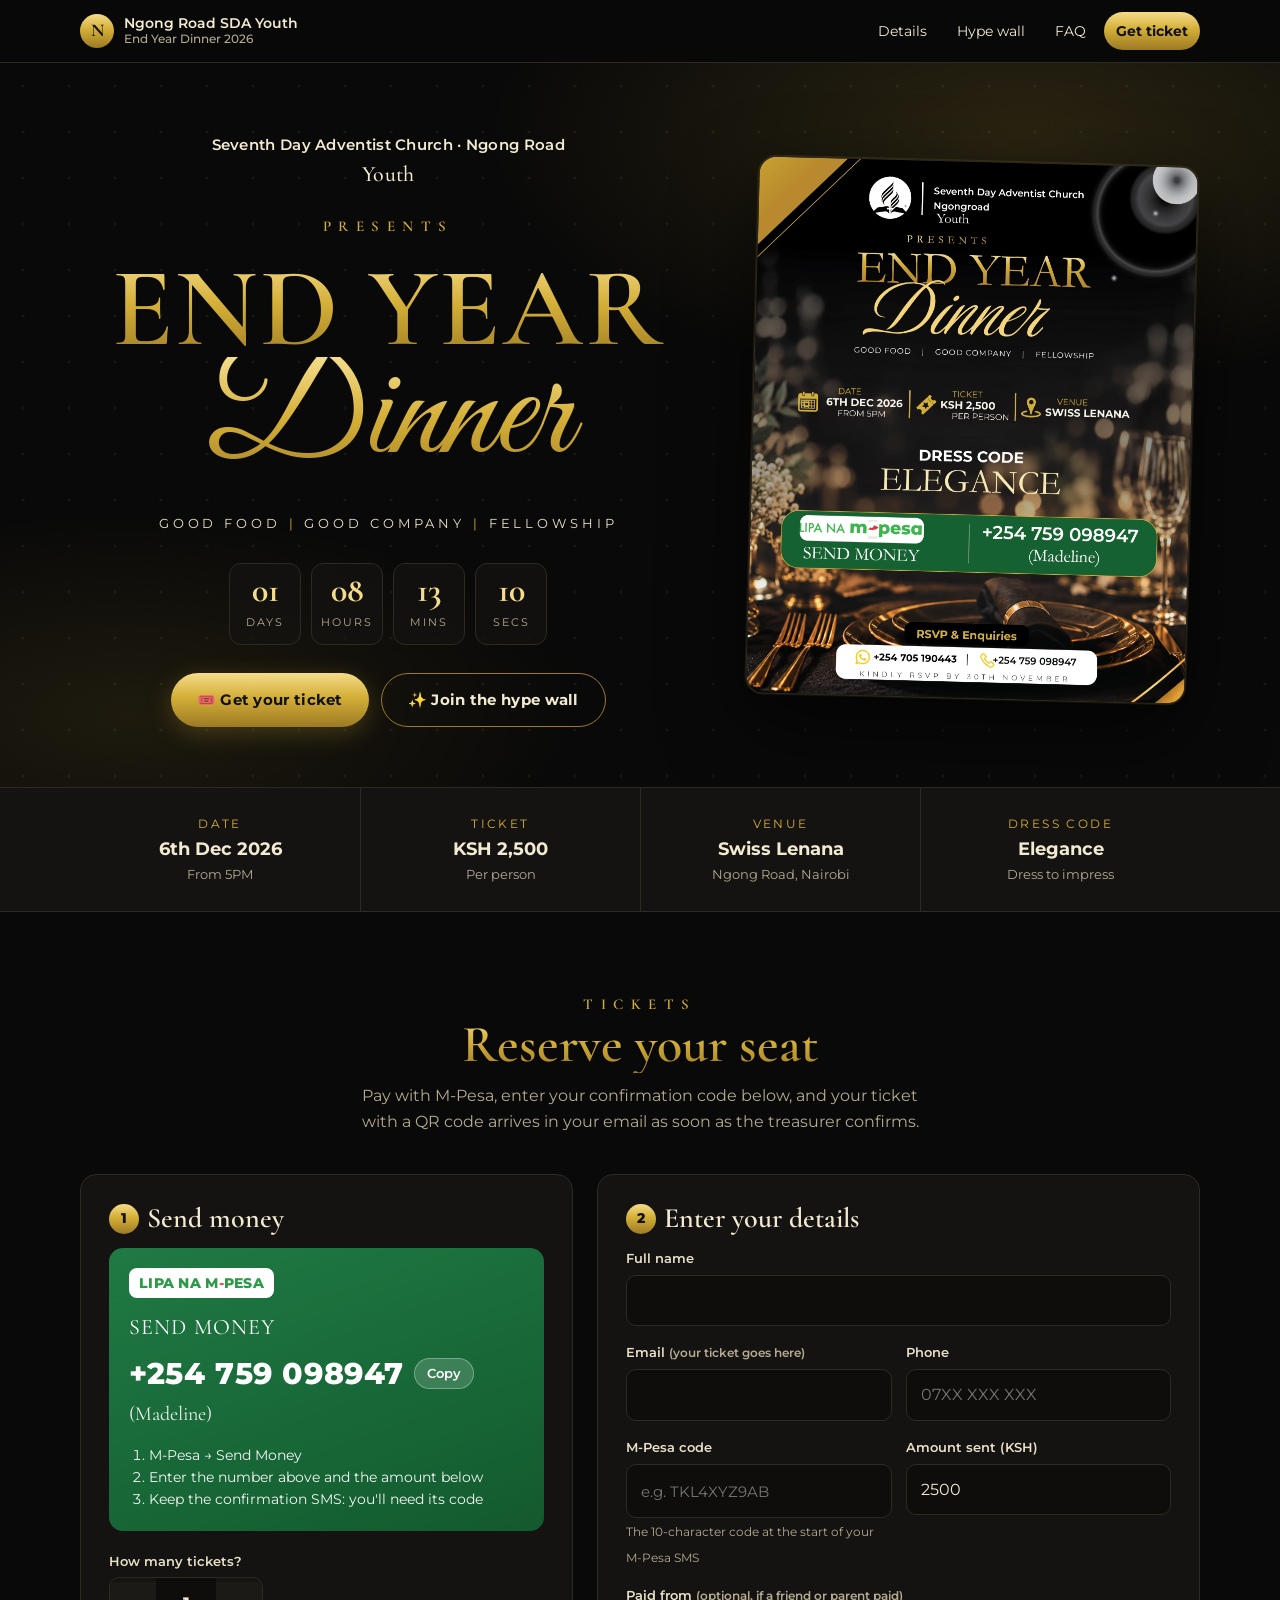
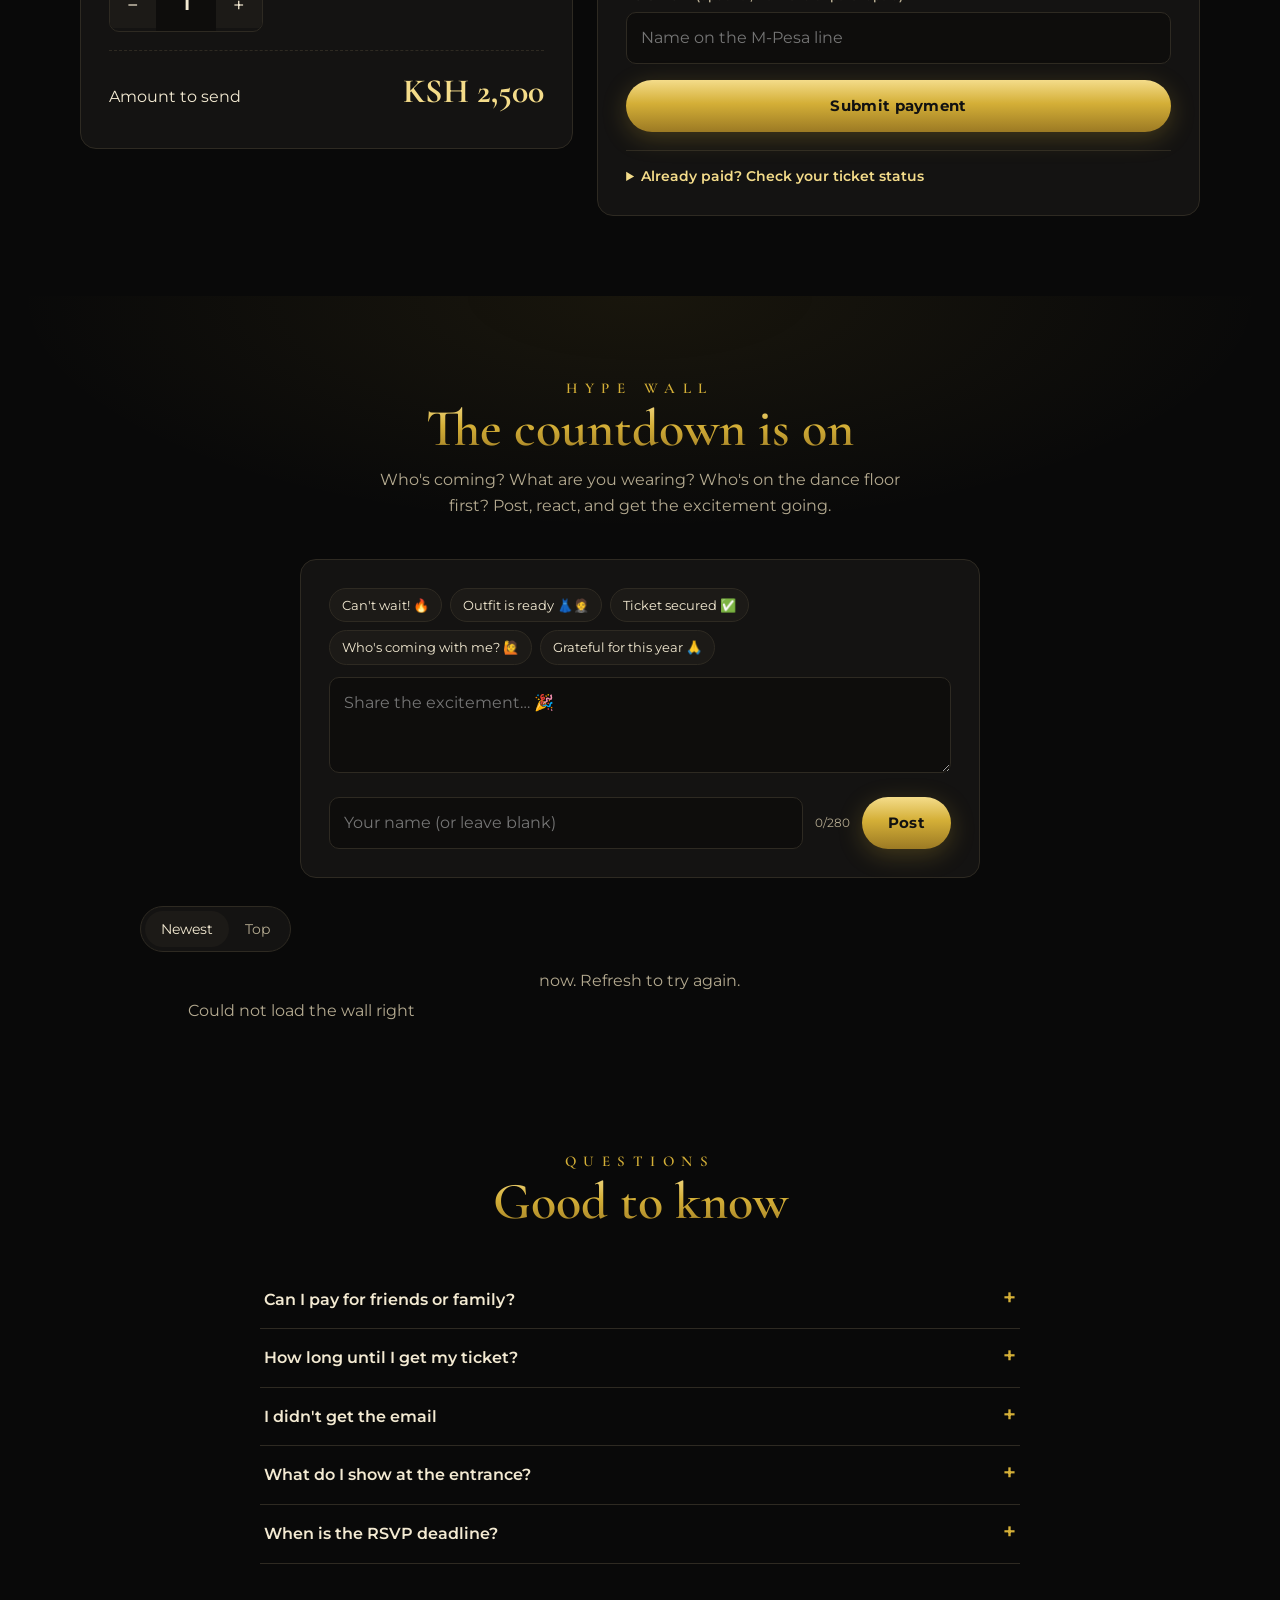
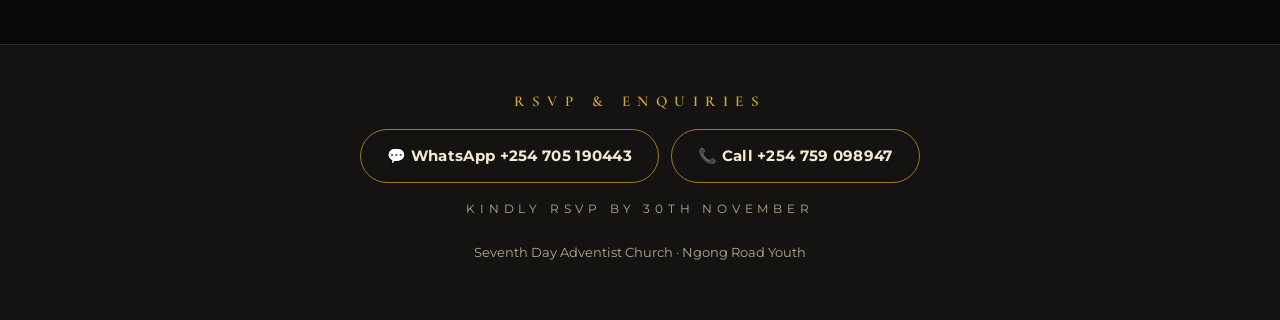
<file: index.html>
<!doctype html>
<html lang="en">
<head>
    <meta charset="utf-8">
    <meta name="viewport" content="width=device-width, initial-scale=1">
    <title>End Year Dinner 2026 · Ngong Road SDA Youth</title>
    <meta name="description" content="Ngong Road SDA Youth End Year Dinner, 6th December 2026 at Swiss Lenana. Good food, good company, fellowship. Get your ticket with M-Pesa and join the hype wall.">
    <meta name="theme-color" content="#090909">
    <meta property="og:title" content="End Year Dinner 2026 · Ngong Road SDA Youth">
    <meta property="og:description" content="6th Dec 2026 · Swiss Lenana · KSH 2,500. Dress code: Elegance. Get your ticket and join the hype wall!">
    <meta property="og:image" content="images/og.jpg">
    <meta property="og:type" content="website">
    <link rel="icon" href="images/favicon.svg" type="image/svg+xml">
    <link rel="preconnect" href="https://fonts.googleapis.com">
    <link rel="preconnect" href="https://fonts.gstatic.com" crossorigin>
    <link href="https://fonts.googleapis.com/css2?family=Cormorant+Garamond:wght@500;600;700&family=Great+Vibes&family=Montserrat:wght@400;500;600;700;800&display=swap" rel="stylesheet">
    <link rel="stylesheet" href="css/style.css">
</head>
<body>

<nav class="nav">
    <div class="wrap">
        <a class="brand" href="#top"><span class="brand-mark">N</span><span>Ngong Road SDA Youth<small>End Year Dinner 2026</small></span></a>
        <div class="nav-links">
            <a href="#details">Details</a>
            <a href="#wall">Hype wall</a>
            <a href="#faq">FAQ</a>
            <a class="btn-sm" href="#tickets">Get ticket</a>
        </div>
    </div>
</nav>

<header class="hero" id="top">
    <div class="wrap">
        <div class="hero-text">
            <div class="host">Seventh Day Adventist Church · Ngong Road<span>Youth</span></div>
            <div class="eyebrow" style="margin-top:22px">Presents</div>
            <h1><span class="big gold">END YEAR</span><span class="script gold">Dinner</span></h1>
            <p class="tagline">GOOD FOOD<b>|</b>GOOD COMPANY<b>|</b>FELLOWSHIP</p>
            <div class="countdown" id="countdown" aria-live="polite">
                <div><strong data-u="d">--</strong><span>Days</span></div>
                <div><strong data-u="h">--</strong><span>Hours</span></div>
                <div><strong data-u="m">--</strong><span>Mins</span></div>
                <div><strong data-u="s">--</strong><span>Secs</span></div>
            </div>
            <div class="cta">
                <a class="btn btn-gold" href="#tickets">🎟️ Get your ticket</a>
                <a class="btn btn-ghost" href="#wall">✨ Join the hype wall</a>
            </div>
            <div class="guests-pill hidden" id="guests-pill"></div>
        </div>
        <img class="poster" src="images/poster.webp" width="1635" height="2000" alt="End Year Dinner poster: 6th Dec 2026 from 5pm, Swiss Lenana, KSH 2,500 per person, dress code Elegance">
    </div>
</header>

<section class="details" id="details" aria-label="Event details">
    <div class="wrap">
        <div class="detail"><div class="k">Date</div><div class="v" data-f="dateShort">6th Dec 2026</div><div class="s" data-f="time">From 5PM</div></div>
        <div class="detail"><div class="k">Ticket</div><div class="v" data-f="priceTxt">KSH 2,500</div><div class="s">Per person</div></div>
        <div class="detail"><div class="k">Venue</div><div class="v" data-f="venue">Swiss Lenana</div><div class="s">Ngong Road, Nairobi</div></div>
        <div class="detail"><div class="k">Dress code</div><div class="v" data-f="dressCode">Elegance</div><div class="s">Dress to impress</div></div>
    </div>
</section>

<section class="section" id="tickets">
    <div class="wrap">
        <div class="section-head">
            <div class="eyebrow">Tickets</div>
            <h2 class="gold">Reserve your seat</h2>
            <p>Pay with M-Pesa, enter your confirmation code below, and your ticket with a QR code arrives in your email as soon as the treasurer confirms.</p>
        </div>

        <div class="tickets-grid">
            <div class="card">
                <h3><span class="step-n">1</span>Send money</h3>
                <div class="mpesa">
                    <span class="mpesa-badge">LIPA NA M<b>-</b>PESA</span>
                    <div class="label">SEND MONEY</div>
                    <div class="num"><span data-f="mpesaNumber">+254 759 098947</span><button class="copy" type="button" id="copy-num">Copy</button></div>
                    <div class="who">(<span data-f="mpesaName">Madeline</span>)</div>
                    <ol>
                        <li>M-Pesa → Send Money</li>
                        <li>Enter the number above and the amount below</li>
                        <li>Keep the confirmation SMS: you'll need its code</li>
                    </ol>
                </div>
                <div class="field" style="margin-top:20px">
                    <label for="qty">How many tickets?</label>
                    <div class="stepper">
                        <button type="button" data-step="-1" aria-label="One less">−</button>
                        <input type="number" id="qty" value="1" min="1" max="10" inputmode="numeric" aria-label="Number of tickets">
                        <button type="button" data-step="1" aria-label="One more">+</button>
                    </div>
                </div>
                <div class="total"><span>Amount to send</span><strong id="total">KSH 2,500</strong></div>
            </div>

            <div class="card">
                <h3><span class="step-n">2</span>Enter your details</h3>
                <form id="buy-form" novalidate>
                    <input type="checkbox" name="botcheck" class="hidden" tabindex="-1" autocomplete="off">
                    <div class="field">
                        <label for="name">Full name</label>
                        <input type="text" id="name" name="name" autocomplete="name" required maxlength="80">
                    </div>
                    <div class="row2">
                        <div class="field">
                            <label for="email">Email <small>(your ticket goes here)</small></label>
                            <input type="email" id="email" name="email" autocomplete="email" required maxlength="120">
                        </div>
                        <div class="field">
                            <label for="phone">Phone</label>
                            <input type="tel" id="phone" name="phone" autocomplete="tel" placeholder="07XX XXX XXX" required maxlength="30">
                        </div>
                    </div>
                    <div class="field hidden" id="guests-field">
                        <label for="guests">Names of the other guests <small>(optional)</small></label>
                        <input type="text" id="guests" name="guests" maxlength="300" placeholder="e.g. Jane Wanjiru, Brian Otieno">
                    </div>
                    <div class="row2">
                        <div class="field">
                            <label for="code">M-Pesa code</label>
                            <input type="text" class="code" id="code" name="code" required maxlength="12" placeholder="e.g. TKL4XYZ9AB" autocomplete="off" autocapitalize="characters" spellcheck="false">
                            <small>The 10-character code at the start of your M-Pesa SMS</small>
                        </div>
                        <div class="field">
                            <label for="amount">Amount sent (KSH)</label>
                            <input type="number" id="amount" name="amount" inputmode="numeric" min="1" required>
                        </div>
                    </div>
                    <div class="field">
                        <label for="payer">Paid from <small>(optional, if a friend or parent paid)</small></label>
                        <input type="text" id="payer" name="payer" maxlength="80" placeholder="Name on the M-Pesa line">
                    </div>
                    <button class="btn btn-gold" type="submit" style="width:100%" id="buy-btn">Submit payment</button>
                    <div class="msg err hidden" id="buy-error" role="alert"></div>
                    <div class="msg info hidden" id="buy-closed"></div>
                </form>

                <div class="done hidden" id="buy-done" aria-live="polite">
                    <div class="tick">✓</div>
                    <h3 style="justify-content:center">Payment received!</h3>
                    <p>Your order number is</p>
                    <div class="big-id" id="done-id">NRY-XXXXX</div>
                    <p style="color:var(--muted)">Our treasurer will confirm your M-Pesa payment shortly. Your ticket with its QR code will then be emailed to <b id="done-email"></b>. Check your spam folder if you don't see it.</p>
                    <div class="cta"><a class="btn btn-ghost" href="#wall">Say hi on the hype wall ✨</a><button class="btn btn-ghost" type="button" id="buy-again">Buy another</button></div>
                </div>

                <details class="check">
                    <summary>Already paid? Check your ticket status</summary>
                    <form id="status-form" novalidate style="margin-top:14px">
                        <div class="row2">
                            <div class="field"><label for="s-email">Email</label><input type="email" id="s-email" name="email" required></div>
                            <div class="field"><label for="s-code">M-Pesa code</label><input type="text" class="code" id="s-code" name="code" required maxlength="12"></div>
                        </div>
                        <button class="btn btn-ghost" type="submit">Check status</button>
                        <div class="msg hidden" id="status-msg" role="status"></div>
                    </form>
                </details>
            </div>
        </div>
    </div>
</section>

<section class="section wall" id="wall">
    <div class="wrap">
        <div class="section-head">
            <div class="eyebrow">Hype wall</div>
            <h2 class="gold">The countdown is on</h2>
            <p>Who's coming? What are you wearing? Who's on the dance floor first? Post, react, and get the excitement going.</p>
        </div>

        <form class="card composer" id="post-form" novalidate>
            <input type="checkbox" name="botcheck" class="hidden" tabindex="-1" autocomplete="off">
            <div class="chips" id="chips">
                <button type="button" class="chip">Can't wait! 🔥</button>
                <button type="button" class="chip">Outfit is ready 👗🤵</button>
                <button type="button" class="chip">Ticket secured ✅</button>
                <button type="button" class="chip">Who's coming with me? 🙋</button>
                <button type="button" class="chip">Grateful for this year 🙏</button>
            </div>
            <div class="field">
                <label for="post-text" class="sr-only">Your message</label>
                <textarea id="post-text" name="text" maxlength="280" placeholder="Share the excitement… 🎉" required></textarea>
            </div>
            <div class="composer-foot">
                <div style="flex:1;min-width:200px">
                    <label for="post-name" class="sr-only">Your name</label>
                    <input type="text" id="post-name" name="name" maxlength="40" placeholder="Your name (or leave blank)">
                </div>
                <span class="chars" id="chars">0/280</span>
                <button class="btn btn-gold" type="submit" id="post-btn">Post</button>
            </div>
            <div class="msg hidden" id="post-msg" role="status"></div>
        </form>

        <div class="wall-tools">
            <div class="tabs" role="group" aria-label="Sort posts">
                <button type="button" data-sort="new" aria-pressed="true">Newest</button>
                <button type="button" data-sort="top" aria-pressed="false">Top</button>
            </div>
            <span class="chars" id="wall-count"></span>
        </div>
        <div class="posts" id="posts" aria-live="polite"><div class="empty">Loading the hype…</div></div>
    </div>
</section>

<section class="section" id="faq" style="padding-top:20px">
    <div class="wrap">
        <div class="section-head"><div class="eyebrow">Questions</div><h2 class="gold">Good to know</h2></div>
        <div class="faq">
            <details><summary>Can I pay for friends or family?</summary><p>Yes. Choose the number of tickets, send the total in one M-Pesa payment and add their names. One QR code admits your whole group, so come in together.</p></details>
            <details><summary>How long until I get my ticket?</summary><p>As soon as the treasurer matches your M-Pesa code, usually within a day. Use "Check your ticket status" above any time.</p></details>
            <details><summary>I didn't get the email</summary><p>Check your spam or promotions folder first. Still nothing? Reach us on WhatsApp and we'll resend it.</p></details>
            <details><summary>What do I show at the entrance?</summary><p>The QR code in your ticket email, on your phone or printed (a PDF copy is attached). Ushers scan it and you're in.</p></details>
            <details><summary>When is the RSVP deadline?</summary><p>Kindly RSVP by <span data-f="deadlineTxt">30th November</span>.</p></details>
        </div>
    </div>
</section>

<footer>
    <div class="wrap">
        <div class="eyebrow">RSVP &amp; Enquiries</div>
        <div class="contacts">
            <a class="btn btn-ghost" id="wa-link" href="https://wa.me/254705190443">💬 WhatsApp +254 705 190443</a>
            <a class="btn btn-ghost" id="tel-link" href="tel:+254759098947">📞 Call +254 759 098947</a>
        </div>
        <div class="note">KINDLY RSVP BY <span data-f="deadlineCaps">30TH NOVEMBER</span></div>
        <p style="color:var(--muted);font-size:13px;margin-top:24px">Seventh Day Adventist Church · Ngong Road Youth</p>
    </div>
</footer>

<script src="js/config.js"></script>
<script src="js/common.js"></script>
<script src="js/app.js"></script>
</body>
</html>
</file>
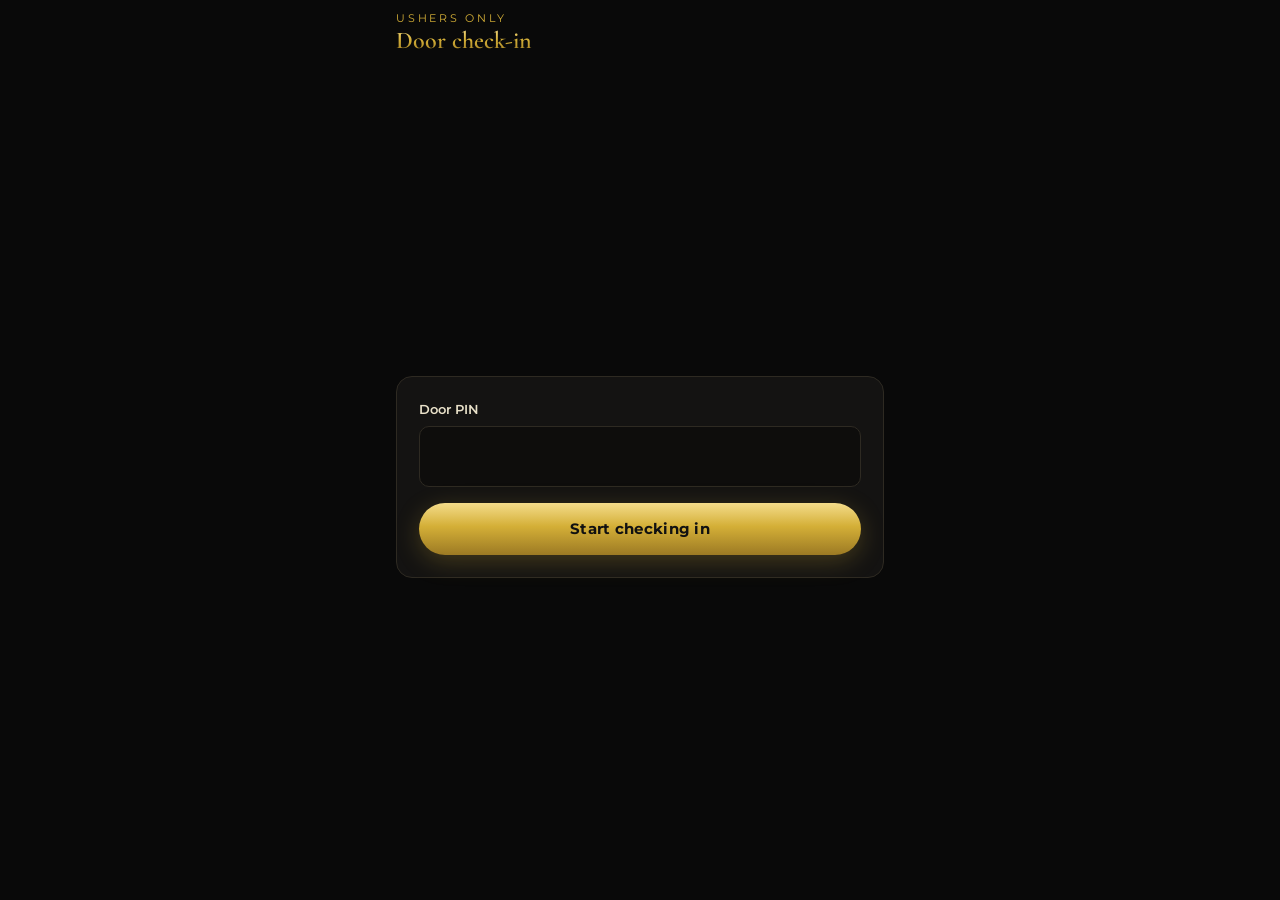
<file: door.html>
<!doctype html>
<html lang="en">
<head>
    <meta charset="utf-8">
    <meta name="viewport" content="width=device-width, initial-scale=1, viewport-fit=cover">
    <title>Door Check-in · End Year Dinner 2026</title>
    <meta name="robots" content="noindex">
    <meta name="theme-color" content="#090909">
    <link rel="icon" href="images/favicon.svg" type="image/svg+xml">
    <link rel="preconnect" href="https://fonts.googleapis.com">
    <link rel="preconnect" href="https://fonts.gstatic.com" crossorigin>
    <link href="https://fonts.googleapis.com/css2?family=Cormorant+Garamond:wght@500;600;700&family=Montserrat:wght@400;500;600;700;800&display=swap" rel="stylesheet">
    <link rel="stylesheet" href="css/style.css">
    <style>
        /* Everything fits on one phone screen: no page scrolling */
        html, body { height: 100%; overflow: hidden; }
        .app { height: 100vh; height: 100dvh; max-width: 520px; margin: 0 auto; display: flex; flex-direction: column; gap: 10px; padding: 10px 16px calc(10px + env(safe-area-inset-bottom)); }
        .top { display: flex; align-items: center; justify-content: space-between; gap: 10px; flex: none; }
        .top h1 { font-size: 24px; }
        .top .sub { font-size: 11px; letter-spacing: .25em; color: var(--gold); text-transform: uppercase; }
        .count { text-align: right; font-size: 12px; color: var(--muted); line-height: 1.2; }
        .count b { font-size: 20px; color: var(--text); }
        .icon-btn { background: var(--panel-2); border: 1px solid var(--line); border-radius: 50%; width: 36px; height: 36px; cursor: pointer; font-size: 15px; flex: none; }

        .pin-card { margin: auto 0; padding: 22px; }
        .pin-card input { font-size: 22px; letter-spacing: .4em; text-align: center; }

        .seg { display: flex; background: var(--panel); border: 1px solid var(--line); border-radius: 30px; padding: 3px; flex: none; }
        .seg button { flex: 1; border: 0; background: transparent; padding: 8px; border-radius: 30px; cursor: pointer; font-size: 14px; font-weight: 600; color: var(--muted); }
        .seg button[aria-pressed=true] { background: var(--goldtext); color: #111; }

        .view { flex: 1; min-height: 0; display: flex; flex-direction: column; gap: 10px; }
        .cam { position: relative; flex: 1; min-height: 0; border-radius: 16px; overflow: hidden; border: 1px solid var(--line); background: #000; }
        #reader { position: absolute !important; inset: 0; height: 100% !important; border: 0 !important; border-radius: 0; min-height: 0; }
        #reader video { width: 100% !important; height: 100% !important; object-fit: cover; }
        .cam .hint { position: absolute; inset: 0; display: grid; place-items: center; text-align: center; color: var(--muted); padding: 20px; font-size: 14px; }

        /* Scan result sits over the bottom of the camera */
        .res { position: absolute; left: 8px; right: 8px; bottom: 8px; display: flex; align-items: center; gap: 12px; padding: 12px 14px; border-radius: 14px; border: 2px solid; background: rgba(12, 12, 12, .94); cursor: pointer; animation: pop .25s ease; }
        .res .ic { font-size: 34px; line-height: 1; flex: none; }
        .res .t { font-family: var(--serif); font-size: 22px; font-weight: 700; line-height: 1.1; }
        .res .n { font-weight: 700; font-size: 15px; }
        .res .s { color: var(--muted); font-size: 12px; }
        .res.ok { border-color: var(--green-hi); } .res.ok .t { color: #7fe0a2; }
        .res.warn { border-color: var(--amber); } .res.warn .t { color: #ffcf7a; }
        .res.bad { border-color: var(--red); } .res.bad .t { color: #ff9c9c; }
        .res.wait { border-color: var(--line); }

        .manual { margin: 0; flex: none; }
        .manual input { padding: 10px 12px; }
        .manual .btn { padding: 10px 16px; }

        .filters { display: flex; gap: 6px; flex: none; }
        .filters button { flex: 1; border: 1px solid var(--line); background: var(--panel); border-radius: 20px; padding: 6px 4px; font-size: 12px; cursor: pointer; color: var(--muted); }
        .filters button[aria-pressed=true] { border-color: var(--gold); color: var(--text); }
        .list { flex: 1; min-height: 0; overflow-y: auto; border: 1px solid var(--line); border-radius: 14px; background: var(--panel); -webkit-overflow-scrolling: touch; }
        .g { display: flex; align-items: center; gap: 10px; padding: 10px 12px; border-bottom: 1px solid var(--line); }
        .g:last-child { border-bottom: 0; }
        .g .who { flex: 1; min-width: 0; }
        .g .nm { font-weight: 700; font-size: 14px; white-space: nowrap; overflow: hidden; text-overflow: ellipsis; }
        .g .mt { font-size: 12px; color: var(--muted); white-space: nowrap; overflow: hidden; text-overflow: ellipsis; }
        .g .admit { background: var(--goldtext); color: #111; border: 0; border-radius: 20px; padding: 7px 14px; font-weight: 700; font-size: 13px; cursor: pointer; flex: none; }
        .g .in { color: #7fe0a2; font-size: 12px; font-weight: 700; text-align: right; flex: none; }
        .g .unpaid { color: #ffcf7a; font-size: 12px; font-weight: 700; flex: none; }
    </style>
</head>
<body>
<main class="app">
    <div class="top">
        <div><div class="sub">Ushers only</div><h1 class="gold">Door check-in</h1></div>
        <div style="display:flex;align-items:center;gap:10px">
            <div class="count hidden" id="count"></div>
            <button class="icon-btn hidden" type="button" id="sign-out" title="Sign out" aria-label="Sign out">⏻</button>
        </div>
    </div>

    <!-- 1. Sign in with the door PIN (Settings tab of the sheet) -->
    <form class="card pin-card" id="pin-form" novalidate>
        <div class="field">
            <label for="pin">Door PIN</label>
            <input type="password" id="pin" inputmode="numeric" autocomplete="off" required>
        </div>
        <button class="btn btn-gold" type="submit" style="width:100%">Start checking in</button>
        <div class="msg err hidden" id="pin-error" role="alert"></div>
    </form>

    <!-- 2. Scan / guest list -->
    <div class="seg hidden" id="seg" role="group" aria-label="View">
        <button type="button" data-v="scan" aria-pressed="true">📷 Scan</button>
        <button type="button" data-v="list" aria-pressed="false">📋 Guest list</button>
    </div>

    <section class="view hidden" id="v-scan">
        <div class="cam">
            <div class="hint" id="cam-hint">Starting camera…</div>
            <div id="reader"></div>
            <div id="result" aria-live="assertive"></div>
        </div>
        <form class="manual" id="manual" novalidate>
            <label for="manual-id" class="sr-only">Ticket ID</label>
            <input type="text" id="manual-id" placeholder="Or type ticket ID" autocomplete="off" autocapitalize="characters">
            <button class="btn btn-ghost" type="submit">Check</button>
        </form>
    </section>

    <section class="view hidden" id="v-list">
        <input type="text" id="search" placeholder="🔍 Search name, ticket ID or phone" autocomplete="off" style="flex:none">
        <div class="filters" role="group" aria-label="Filter guests">
            <button type="button" data-f="all" aria-pressed="true">All</button>
            <button type="button" data-f="out" aria-pressed="false">Not arrived</button>
            <button type="button" data-f="in" aria-pressed="false">Arrived</button>
        </div>
        <div class="list" id="list"><div class="empty">Loading guests…</div></div>
    </section>
</main>

<script src="js/vendor/html5-qrcode.min.js"></script>
<script src="js/config.js"></script>
<script src="js/common.js"></script>
<script>
(function () {
    const { post, esc, store } = window.Dinner;
    const $ = (s) => document.querySelector(s);
    const $$ = (s) => Array.from(document.querySelectorAll(s));
    let pin = store.get('dinner-door-pin', '');
    let scanner = null, scanning = false, busy = false, lastCode = '', lastAt = 0, hideTimer = 0;
    let guests = [], filter = 'all', view = 'scan';

    function stats(s) {
        if (!s) return;
        const c = $('#count');
        c.innerHTML = '<b>' + s.checkedIn + '</b> / ' + s.confirmed + '<br>checked in';
        c.classList.remove('hidden');
    }

    async function signIn(p) {
        const r = await post({ action: 'pin', pin: p });
        if (!r.ok) throw new Error(r.error === 'busy' ? 'Too many wrong PINs. Wait 10 minutes.' : 'Wrong PIN.');
        pin = p; store.set('dinner-door-pin', p);
        $('#pin-form').classList.add('hidden');
        ['#seg', '#sign-out'].forEach((s) => $(s).classList.remove('hidden'));
        stats(r.stats);
        show('scan');
    }

    $('#pin-form').addEventListener('submit', async (e) => {
        e.preventDefault();
        const err = $('#pin-error');
        err.classList.add('hidden');
        try { await signIn($('#pin').value.trim()); }
        catch (x) { err.textContent = x.message === 'not-configured' ? 'The sheet link is not set in js/config.js yet.' : (/^(Wrong|Too)/.test(x.message) ? x.message : 'No connection. Try again.'); err.classList.remove('hidden'); }
    });

    $('#sign-out').addEventListener('click', () => {
        if (!confirm('Sign out of the door page?')) return;
        store.set('dinner-door-pin', '');
        location.reload();
    });

    /* ---------------- views ---------------- */
    $$('#seg button').forEach((b) => b.addEventListener('click', () => show(b.dataset.v)));
    function show(v) {
        view = v;
        $$('#seg button').forEach((b) => b.setAttribute('aria-pressed', b.dataset.v === v));
        $('#v-scan').classList.toggle('hidden', v !== 'scan');
        $('#v-list').classList.toggle('hidden', v !== 'list');
        if (v === 'scan') startScanner(); else { pauseScanner(); loadGuests(); }
    }

    /* ---------------- scanner ---------------- */
    function startScanner() {
        if (scanner && scanning) { try { scanner.resume(); } catch (e) { /* already running */ } return; }
        if (!window.Html5Qrcode) { $('#cam-hint').textContent = 'Camera scanner could not load. Type ticket IDs below.'; return; }
        scanner = scanner || new Html5Qrcode('reader');
        scanner.start({ facingMode: 'environment' }, { fps: 10, qrbox: (w, h) => { const s = Math.floor(Math.min(w, h) * 0.7); return { width: s, height: s }; } }, onScan, () => {})
            .then(() => { scanning = true; $('#cam-hint').classList.add('hidden'); })
            .catch(() => { $('#cam-hint').textContent = 'Allow camera access to scan, or type ticket IDs below.'; });
    }
    function pauseScanner() { if (scanner && scanning) { try { scanner.pause(true); } catch (e) { /* not running */ } } }

    // A ticket QR holds the ticket page link (…ticket.html?t=TOKEN), or NRY:TOKEN when no link was set
    function parse(text) {
        text = String(text || '').trim();
        const m = /[?&]t=([a-f0-9]{20,})/i.exec(text) || /^NRY:([a-f0-9]{20,})$/i.exec(text);
        if (m) return { t: m[1] };
        if (/^NRY-?[A-Z0-9]{5}$/i.test(text)) return { id: text };
        return null;
    }

    function onScan(text) {
        const now = Date.now();
        if (busy || (text === lastCode && now - lastAt < 5000)) return;    // the same QR stays in view
        lastCode = text; lastAt = now;
        const q = parse(text);
        if (!q) return result({ result: 'unknown' });
        check(q);
    }

    $('#manual').addEventListener('submit', (e) => {
        e.preventDefault();
        const v = $('#manual-id').value.trim();
        if (v.replace(/[^A-Z0-9]/gi, '').length < 6) return;
        check({ id: v });
        $('#manual-id').value = '';
        $('#manual-id').blur();
    });

    async function check(q) {
        busy = true;
        clearTimeout(hideTimer);
        $('#result').innerHTML = '<div class="res wait"><span class="spinner"></span><div class="n">Checking…</div></div>';
        try {
            const r = await post(Object.assign({ action: 'checkin', pin }, q));
            if (r.error === 'pin') return pinChanged();
            if (!r.ok) return result({ result: 'error' });
            result(r.found === false ? { result: 'notfound' } : r);
            stats(r.stats);
            if (r.result === 'admitted') markArrived(r.ticket.id, 'just now');
            return r;
        } catch (x) {
            result({ result: 'error' });
        } finally {
            busy = false;
        }
    }

    function pinChanged() {
        store.set('dinner-door-pin', '');
        alert('The door PIN was changed. Please sign in again.');
        location.reload();
    }

    function result(r) {
        const t = r.ticket || {};
        const views = {
            admitted: ['ok', '✅', 'Welcome!', 'Admit ' + t.tickets],
            already: ['warn', '⚠️', 'Already checked in', 'At ' + esc(t.checkedIn) + ' · admits ' + t.tickets],
            invalid: ['bad', '⛔', 'Not a valid ticket', esc(t.status || 'Not confirmed') + ': send them to the treasurer'],
            notfound: ['bad', '⛔', 'Ticket not found', 'Check the ID or send them to the treasurer'],
            unknown: ['bad', '❓', 'Not a dinner ticket', 'This QR code is not one of our tickets'],
            error: ['warn', '📶', 'No connection', 'Try again, or type the ticket ID']
        };
        const v = views[r.result] || views.error;
        $('#result').innerHTML = '<div class="res ' + v[0] + '" title="Tap to close"><div class="ic">' + v[1] + '</div><div style="min-width:0">' +
            '<div class="t">' + v[2] + '</div>' +
            (t.name ? '<div class="n">' + esc(t.name) + (t.guests ? ' <span class="s">+ ' + esc(t.guests) + '</span>' : '') + '</div>' : '') +
            '<div class="s">' + (t.id ? esc(t.id) + ' · ' : '') + v[3] + '</div></div></div>';
        if (navigator.vibrate) navigator.vibrate(r.result === 'admitted' ? 80 : [60, 60, 60, 60, 60]);
        beep(r.result === 'admitted');
        hideTimer = setTimeout(() => { $('#result').innerHTML = ''; }, r.result === 'admitted' ? 6000 : 12000);
    }
    $('#result').addEventListener('click', () => { clearTimeout(hideTimer); $('#result').innerHTML = ''; });

    function beep(good) {
        try {
            const ctx = beep.ctx || (beep.ctx = new (window.AudioContext || window.webkitAudioContext)());
            const o = ctx.createOscillator(), g = ctx.createGain();
            o.frequency.value = good ? 880 : 220;
            g.gain.setValueAtTime(0.15, ctx.currentTime);
            g.gain.exponentialRampToValueAtTime(0.001, ctx.currentTime + (good ? 0.18 : 0.5));
            o.connect(g).connect(ctx.destination);
            o.start(); o.stop(ctx.currentTime + (good ? 0.2 : 0.5));
        } catch (e) { /* no sound */ }
    }

    /* ---------------- guest list ---------------- */
    async function loadGuests() {
        try {
            const r = await post({ action: 'guests', pin });
            if (r.error === 'pin') return pinChanged();
            if (!r.guests) { $('#list').innerHTML = '<div class="empty">The guest list needs the latest sheet script. Paste the new Code.gs and deploy a new version.</div>'; return; }
            guests = r.guests;
            stats(r.stats);
            renderGuests();
        } catch (x) {
            if (!guests.length) $('#list').innerHTML = '<div class="empty">No connection. Pull down or tap Guest list again.</div>';
        }
    }

    const confirmed = (g) => g.status === 'Confirmed';
    function renderGuests() {
        const q = $('#search').value.trim().toLowerCase();
        const counts = { all: guests.length, out: guests.filter((g) => confirmed(g) && !g.checkedIn).length, in: guests.filter((g) => g.checkedIn).length };
        $$('.filters button').forEach((b) => { b.textContent = { all: 'All', out: 'Not arrived', in: 'Arrived' }[b.dataset.f] + ' (' + counts[b.dataset.f] + ')'; });
        const shown = guests.filter((g) => {
            if (filter === 'out' && (g.checkedIn || !confirmed(g))) return false;
            if (filter === 'in' && !g.checkedIn) return false;
            if (!q) return true;
            return (g.name + ' ' + g.guests + ' ' + g.id + ' ' + g.phone).toLowerCase().includes(q);
        });
        if (!shown.length) { $('#list').innerHTML = '<div class="empty">' + (guests.length ? 'No one matches.' : 'No guests yet.') + '</div>'; return; }
        $('#list').innerHTML = shown.map((g) =>
            '<div class="g" data-id="' + esc(g.id) + '"><div class="who"><div class="nm">' + esc(g.name) + '</div>' +
            '<div class="mt">' + esc(g.id) + ' · admits ' + g.tickets + (g.guests ? ' · + ' + esc(g.guests) : '') + '</div></div>' +
            (g.checkedIn ? '<div class="in">✓ In<br><span style="font-weight:500;color:var(--muted)">' + esc(g.checkedIn) + '</span></div>'
                : confirmed(g) ? '<button class="admit" type="button">Admit</button>'
                : '<div class="unpaid">' + esc(g.status === 'Not received' ? 'Not paid' : 'Unconfirmed') + '</div>') +
            '</div>').join('');
    }

    function markArrived(id, when) {
        const g = guests.find((x) => x.id === id);
        if (g && !g.checkedIn) { g.checkedIn = when; if (view === 'list') renderGuests(); }
    }

    $('#search').addEventListener('input', renderGuests);
    $$('.filters button').forEach((b) => b.addEventListener('click', () => {
        filter = b.dataset.f;
        $$('.filters button').forEach((x) => x.setAttribute('aria-pressed', x === b));
        renderGuests();
    }));
    $('#list').addEventListener('click', async (e) => {
        const btn = e.target.closest('.admit');
        if (!btn) return;
        const id = btn.closest('.g').dataset.id, g = guests.find((x) => x.id === id);
        if (!confirm('Admit ' + g.name + ' (' + g.tickets + ' ' + (g.tickets > 1 ? 'people' : 'person') + ')?')) return;
        btn.disabled = true; btn.innerHTML = '<span class="spinner"></span>';
        try {
            const r = await post({ action: 'checkin', pin, id });
            if (r.error === 'pin') return pinChanged();
            if (r.ticket && (r.result === 'admitted' || r.result === 'already')) { g.checkedIn = r.result === 'admitted' ? 'just now' : r.ticket.checkedIn; stats(r.stats); }
            else alert('Could not admit: ' + (r.result || 'try again'));
        } catch (x) {
            alert('No connection. Try again.');
        }
        renderGuests();
    });

    if (pin) signIn(pin).catch(() => { store.set('dinner-door-pin', ''); });
})();
</script>
</body>
</html>
</file>
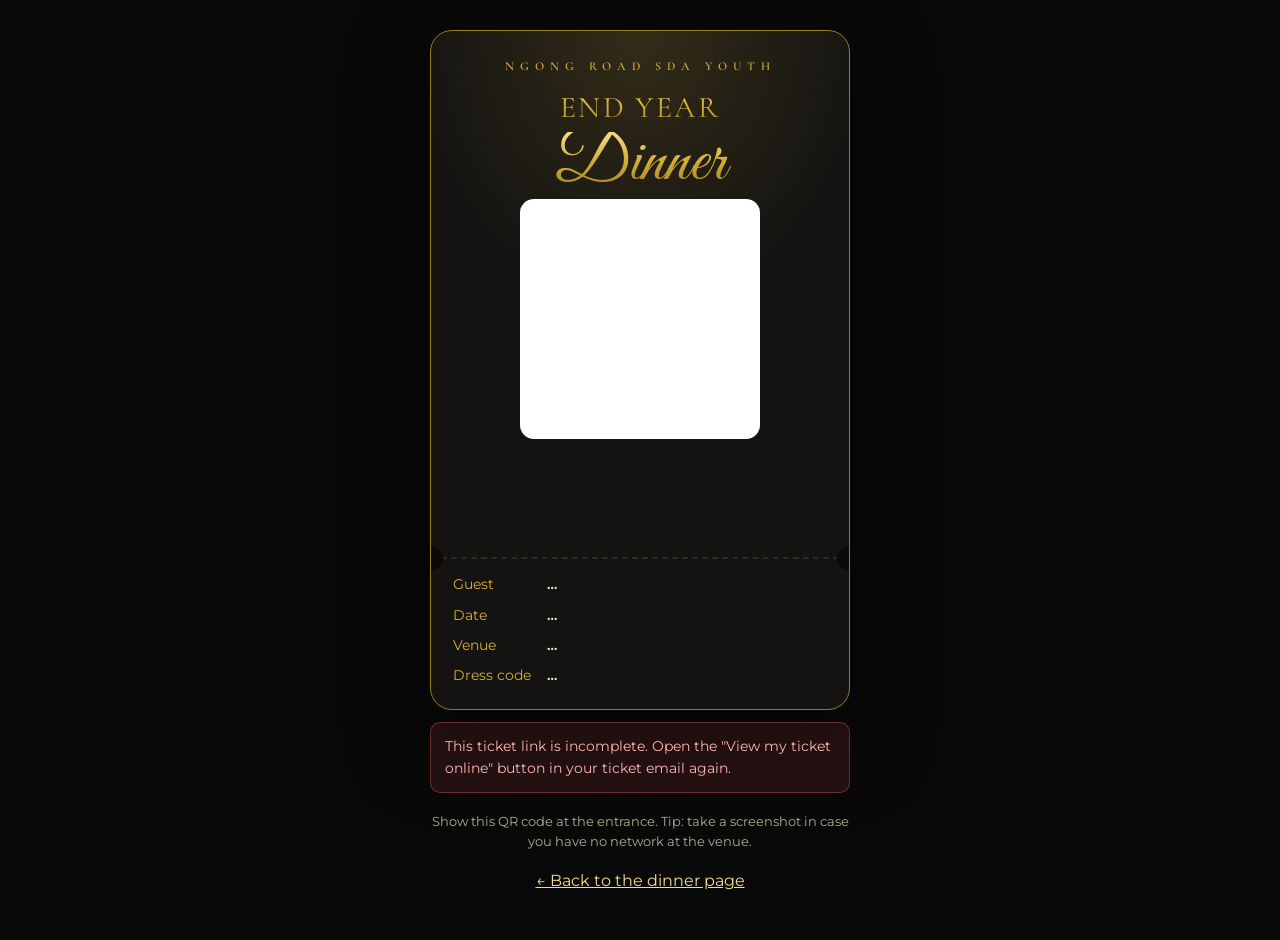
<file: ticket.html>
<!doctype html>
<html lang="en">
<head>
    <meta charset="utf-8">
    <meta name="viewport" content="width=device-width, initial-scale=1">
    <title>My Ticket · End Year Dinner 2026</title>
    <meta name="robots" content="noindex">
    <meta name="theme-color" content="#090909">
    <link rel="icon" href="images/favicon.svg" type="image/svg+xml">
    <link rel="preconnect" href="https://fonts.googleapis.com">
    <link rel="preconnect" href="https://fonts.gstatic.com" crossorigin>
    <link href="https://fonts.googleapis.com/css2?family=Cormorant+Garamond:wght@500;600;700&family=Great+Vibes&family=Montserrat:wght@400;500;600;700;800&display=swap" rel="stylesheet">
    <link rel="stylesheet" href="css/style.css">
</head>
<body>
<main class="page-center">
    <div style="width:min(420px,100%)">
        <div class="ticket" id="ticket">
            <div class="ticket-top">
                <div class="eyebrow" style="font-size:12px">Ngong Road SDA Youth</div>
                <div class="yr gold" style="margin-top:8px">END YEAR</div>
                <div class="script gold">Dinner</div>
                <div class="ticket-qr" id="qr"><span class="spinner" style="color:#999"></span></div>
                <div class="ticket-id" id="t-id">&nbsp;</div>
                <div class="ticket-admit" id="t-admit">&nbsp;</div>
                <div style="margin-top:10px" id="t-badge"></div>
            </div>
            <div class="perf"></div>
            <dl id="t-info">
                <dt>Guest</dt><dd id="t-name">…</dd>
                <dt>Date</dt><dd id="t-date">…</dd>
                <dt>Venue</dt><dd id="t-venue">…</dd>
                <dt>Dress code</dt><dd id="t-dress">…</dd>
            </dl>
        </div>
        <div class="msg err hidden" id="t-error" role="alert"></div>

        <!-- Only on an usher's phone (after signing in on door.html) -->
        <div class="hidden" id="staff" style="margin-top:16px">
            <button class="btn btn-gold" type="button" id="admit" style="width:100%">Admit guest</button>
            <div id="staff-result"></div>
        </div>

        <p style="text-align:center;color:var(--muted);font-size:13px;margin-top:18px">Show this QR code at the entrance. Tip: take a screenshot in case you have no network at the venue.</p>
        <p style="text-align:center"><a href="./">← Back to the dinner page</a></p>
    </div>
</main>

<script src="js/vendor/qrcode.js"></script>
<script src="js/config.js"></script>
<script src="js/common.js"></script>
<script>
(function () {
    const { get, post, prettyDate, esc, store } = window.Dinner;
    const $ = (s) => document.querySelector(s);
    const token = (new URLSearchParams(location.search).get('t') || '').replace(/[^a-f0-9]/gi, '');
    const fail = (m) => { const e = $('#t-error'); e.textContent = m; e.classList.remove('hidden'); $('#qr').innerHTML = ''; };

    if (token.length < 20) return fail('This ticket link is incomplete. Open the "View my ticket online" button in your ticket email again.');

    // The same link the email's QR code holds, so either one scans the same
    const link = location.origin + location.pathname + '?t=' + token;
    try {
        const qr = qrcode(0, 'M');
        qr.addData(link);
        qr.make();
        $('#qr').innerHTML = qr.createSvgTag({ cellSize: 6, margin: 0, scalable: true });
    } catch (e) { $('#qr').textContent = 'QR unavailable'; }

    function badge(t) {
        if (t.checkedIn) return '<span class="badge warn">CHECKED IN · ' + esc(t.checkedIn) + '</span>';
        if (t.valid) return '<span class="badge ok">✓ VALID TICKET</span>';
        return '<span class="badge bad">' + esc((t.status || 'Not valid').toUpperCase()) + '</span>';
    }

    get({ action: 'ticket', t: token }).then((t) => {
        if (t.error === 'busy') return fail('The ticket desk is busy. Refresh in a minute.');
        if (!t.found) return fail('We could not find this ticket. Please contact the organisers on WhatsApp +254 705 190443.');
        $('#t-id').textContent = t.id;
        $('#t-admit').textContent = 'ADMITS ' + t.tickets;
        $('#t-badge').innerHTML = badge(t);
        $('#t-name').innerHTML = esc(t.name) + (t.guests ? '<br><small style="color:var(--muted);font-weight:500">+ ' + esc(t.guests) + '</small>' : '');
        $('#t-date').textContent = prettyDate(t.date);
        $('#t-venue').textContent = t.venue;
        $('#t-dress').textContent = t.dressCode;
        document.title = t.id + ' · ' + t.name + ' · End Year Dinner';

        const pin = store.get('dinner-door-pin', '');
        if (pin && t.valid && !t.checkedIn) $('#staff').classList.remove('hidden');
        $('#admit').addEventListener('click', async () => {
            const b = $('#admit');
            b.disabled = true; b.innerHTML = '<span class="spinner"></span> Admitting…';
            try {
                const r = await post({ action: 'checkin', t: token, pin });
                if (r.error === 'pin') { $('#staff-result').innerHTML = '<div class="msg err">Door PIN changed. Sign in again on the door page.</div>'; return; }
                if (r.result === 'admitted') { $('#staff-result').innerHTML = '<div class="result admitted"><div class="icon">✅</div><div class="title">Welcome!</div><div class="sub">Admit ' + r.ticket.tickets + '</div></div>'; b.classList.add('hidden'); }
                else if (r.result === 'already') { $('#staff-result').innerHTML = '<div class="result already"><div class="icon">⚠️</div><div class="title">Already checked in</div><div class="sub">' + esc(r.ticket.checkedIn) + '</div></div>'; b.classList.add('hidden'); }
                else $('#staff-result').innerHTML = '<div class="result invalid"><div class="icon">⛔</div><div class="title">Not valid</div></div>';
                if (r.ticket) $('#t-badge').innerHTML = badge(Object.assign(r.ticket, r.result === 'admitted' ? { checkedIn: 'now' } : {}));
            } catch (e) {
                $('#staff-result').innerHTML = '<div class="msg err">No connection. Try again.</div>';
            } finally {
                b.disabled = false; b.textContent = 'Admit guest';
            }
        });
    }).catch((e) => fail(e.message === 'not-configured' ? 'Tickets are not switched on yet.' : 'Could not load your ticket. Check your internet and refresh. Your QR code above still works at the door.'));
})();
</script>
</body>
</html>
</file>
<file: css/style.css>
:root {
    --bg: #090909;
    --panel: #141312;
    --panel-2: #1c1a17;
    --line: #2e2a22;
    --text: #f3ead2;
    --muted: #b4aa90;
    --gold: #d4af37;
    --gold-hi: #f4dc8a;
    --gold-lo: #9c7a24;
    --green: #1b6b3a;
    --green-hi: #2bb35c;
    --red: #e05656;
    --amber: #e8a93a;
    --radius: 16px;
    --serif: 'Cormorant Garamond', Georgia, 'Times New Roman', serif;
    --script: 'Great Vibes', 'Brush Script MT', cursive;
    --sans: 'Montserrat', system-ui, -apple-system, 'Segoe UI', Arial, sans-serif;
    --goldtext: linear-gradient(180deg, var(--gold-hi) 0%, var(--gold) 45%, var(--gold-lo) 100%);
}

* { box-sizing: border-box; }
html { scroll-behavior: smooth; }
body {
    margin: 0;
    background: var(--bg);
    color: var(--text);
    font-family: var(--sans);
    font-size: 16px;
    line-height: 1.6;
    -webkit-font-smoothing: antialiased;
}
img { max-width: 100%; height: auto; display: block; }
a { color: var(--gold-hi); }
button, input, textarea, select { font: inherit; color: inherit; }
.wrap { width: min(1120px, 100% - 32px); margin-inline: auto; }
.sr-only { position: absolute; width: 1px; height: 1px; overflow: hidden; clip: rect(0 0 0 0); white-space: nowrap; }
.hidden { display: none !important; }

.gold { background: var(--goldtext); -webkit-background-clip: text; background-clip: text; color: transparent; }
.eyebrow { font-family: var(--serif); letter-spacing: .5em; text-transform: uppercase; color: var(--gold); font-size: 15px; font-weight: 600; }
h1, h2, h3 { font-family: var(--serif); font-weight: 600; line-height: 1.1; margin: 0; }
h2 { font-size: clamp(34px, 6vw, 52px); }
.section { padding: 80px 0; }
.section-head { text-align: center; margin-bottom: 40px; }
.section-head p { color: var(--muted); max-width: 560px; margin: 10px auto 0; }

/* ---------- nav ---------- */
.nav {
    position: sticky; top: 0; z-index: 20;
    background: rgba(9, 9, 9, .82);
    backdrop-filter: blur(10px);
    border-bottom: 1px solid var(--line);
}
.nav .wrap { display: flex; align-items: center; justify-content: space-between; height: 62px; gap: 12px; }
.brand { display: flex; align-items: center; gap: 10px; text-decoration: none; color: var(--text); font-weight: 600; font-size: 14px; line-height: 1.2; }
.brand-mark { width: 34px; height: 34px; border-radius: 50%; display: grid; place-items: center; background: var(--goldtext); color: #111; font-family: var(--serif); font-weight: 700; font-size: 18px; flex: none; }
.brand small { display: block; color: var(--muted); font-weight: 500; font-size: 12px; }
.nav-links { display: flex; gap: 6px; }
.nav-links a { color: var(--text); text-decoration: none; font-size: 14px; padding: 8px 12px; border-radius: 30px; }
.nav-links a:hover { background: var(--panel-2); }
.nav-links .btn-sm { background: var(--goldtext); color: #111; font-weight: 700; }
@media (max-width: 640px) { .nav-links a:not(.btn-sm) { display: none; } .brand small { display: none; } }

/* ---------- hero ---------- */
.hero {
    position: relative; overflow: hidden;
    padding: 70px 0 60px;
    background:
        radial-gradient(ellipse 60% 50% at 80% 10%, rgba(212, 175, 55, .16), transparent 70%),
        radial-gradient(ellipse 50% 40% at 10% 90%, rgba(212, 175, 55, .10), transparent 70%),
        var(--bg);
}
.hero::before {
    content: ''; position: absolute; inset: 0; pointer-events: none;
    background-image: radial-gradient(circle, rgba(244, 220, 138, .5) 0 1px, transparent 2px);
    background-size: 46px 46px; opacity: .12;
}
.hero .wrap { position: relative; display: grid; grid-template-columns: 1.15fr .85fr; gap: 48px; align-items: center; }
.hero-text { text-align: center; }
.host { color: var(--text); font-weight: 600; letter-spacing: .02em; font-size: 15px; }
.host span { font-family: var(--serif); font-size: 22px; font-weight: 500; display: block; }
.hero h1 { margin-top: 18px; }
.hero h1 .big { display: block; font-size: clamp(56px, 11vw, 112px); letter-spacing: .02em; line-height: .95; }
.hero h1 .script { display: block; font-family: var(--script); font-weight: 400; font-size: clamp(76px, 15vw, 150px); line-height: .8; margin-top: -6px; padding: 0 .1em .12em; }
.tagline { letter-spacing: .3em; font-size: 13px; color: #e8e0c8; margin: 18px 0 0; }
.tagline b { color: var(--gold); font-weight: 400; margin: 0 .6em; }

.countdown { display: flex; justify-content: center; gap: 10px; margin: 30px 0 0; }
.countdown div { min-width: 72px; padding: 10px 6px; border: 1px solid var(--line); border-radius: 12px; background: rgba(20, 19, 18, .7); }
.countdown strong { display: block; font-family: var(--serif); font-size: 34px; line-height: 1; color: var(--gold-hi); }
.countdown span { font-size: 11px; letter-spacing: .18em; color: var(--muted); text-transform: uppercase; }
.countdown.live strong { font-size: 22px; }

.cta { display: flex; gap: 12px; justify-content: center; flex-wrap: wrap; margin-top: 28px; }
.btn {
    display: inline-flex; align-items: center; justify-content: center; gap: 8px;
    padding: 14px 26px; border-radius: 40px; border: 0; cursor: pointer;
    font-weight: 700; font-size: 15px; text-decoration: none; letter-spacing: .02em;
    transition: transform .15s ease, box-shadow .15s ease, opacity .15s;
}
.btn:active { transform: scale(.97); }
.btn-gold { background: var(--goldtext); color: #111; box-shadow: 0 6px 24px rgba(212, 175, 55, .25); }
.btn-gold:hover { box-shadow: 0 8px 32px rgba(212, 175, 55, .4); }
.btn-ghost { background: transparent; color: var(--text); border: 1px solid var(--gold-lo); }
.btn-ghost:hover { border-color: var(--gold); }
.btn[disabled] { opacity: .55; cursor: wait; }
.guests-pill { display: inline-block; margin-top: 22px; padding: 7px 16px; border-radius: 30px; background: rgba(212, 175, 55, .1); border: 1px solid rgba(212, 175, 55, .3); font-size: 14px; }

.poster { width: 100%; max-width: 440px; justify-self: center; border-radius: 18px; overflow: hidden; border: 1px solid var(--line); box-shadow: 0 30px 80px rgba(0, 0, 0, .6), 0 0 0 1px rgba(212, 175, 55, .15); transform: rotate(1.5deg); }
@media (max-width: 860px) {
    .hero .wrap { grid-template-columns: 1fr; }
    .poster { max-width: 360px; margin: 0 auto; transform: none; }
}

/* ---------- details strip ---------- */
.details { border-block: 1px solid var(--line); background: var(--panel); }
.details .wrap { display: grid; grid-template-columns: repeat(4, 1fr); }
.detail { padding: 26px 16px; text-align: center; border-left: 1px solid var(--line); }
.detail:first-child { border-left: 0; }
.detail .k { font-size: 12px; letter-spacing: .2em; color: var(--gold); text-transform: uppercase; }
.detail .v { font-weight: 700; font-size: 18px; margin-top: 2px; }
.detail .s { color: var(--muted); font-size: 13px; }
@media (max-width: 760px) {
    .details .wrap { grid-template-columns: 1fr 1fr; }
    .detail:nth-child(3) { border-left: 0; }
    .detail:nth-child(n+3) { border-top: 1px solid var(--line); }
}

/* ---------- cards & forms ---------- */
.card { background: var(--panel); border: 1px solid var(--line); border-radius: var(--radius); padding: 28px; }
.tickets-grid { display: grid; grid-template-columns: .9fr 1.1fr; gap: 24px; align-items: start; }
@media (max-width: 860px) { .tickets-grid { grid-template-columns: 1fr; } }
.step-n { font-family: var(--sans); display: inline-grid; place-items: center; width: 30px; height: 30px; border-radius: 50%; background: var(--goldtext); color: #111; font-weight: 800; font-size: 14px; margin-right: 8px; }
.card h3 { font-size: 28px; display: flex; align-items: center; margin-bottom: 14px; }

.mpesa { background: linear-gradient(160deg, #1f7a43, #135a2e); border-radius: 14px; padding: 20px; color: #fff; margin-top: 6px; }
.mpesa-badge { display: inline-block; background: #fff; color: #2c9a46; font-weight: 800; border-radius: 8px; padding: 4px 10px; font-size: 14px; letter-spacing: .02em; }
.mpesa-badge b { color: #e43d30; }
.mpesa .label { margin-top: 12px; font-family: var(--serif); font-size: 22px; letter-spacing: .05em; }
.mpesa .num { font-size: clamp(24px, 6vw, 30px); font-weight: 800; letter-spacing: .02em; margin-top: 4px; display: flex; align-items: center; gap: 10px; flex-wrap: wrap; }
.mpesa .who { font-family: var(--serif); font-size: 20px; opacity: .9; }
.copy { background: rgba(255, 255, 255, .16); border: 1px solid rgba(255, 255, 255, .3); color: #fff; border-radius: 20px; padding: 4px 12px; font-size: 13px; font-weight: 600; cursor: pointer; }
.mpesa ol { margin: 14px 0 0; padding-left: 20px; font-size: 14px; opacity: .95; }
.total { display: flex; justify-content: space-between; align-items: baseline; margin-top: 18px; padding-top: 14px; border-top: 1px dashed var(--line); }
.total strong { font-family: var(--serif); font-size: 34px; color: var(--gold-hi); }

.field { margin-bottom: 16px; }
.field label { display: block; font-size: 13px; font-weight: 600; margin-bottom: 6px; color: #e8e0c8; }
.field small { color: var(--muted); font-size: 12px; }
.row2 { display: grid; grid-template-columns: 1fr 1fr; gap: 14px; }
@media (max-width: 520px) { .row2 { grid-template-columns: 1fr; } }
input[type=text], input[type=email], input[type=tel], input[type=number], input[type=password], textarea {
    width: 100%; background: #0e0d0c; border: 1px solid var(--line); border-radius: 10px;
    padding: 12px 14px; outline: none; transition: border-color .15s;
}
input:focus, textarea:focus { border-color: var(--gold); }
textarea { resize: vertical; min-height: 84px; }
input.code { text-transform: uppercase; letter-spacing: .18em; font-weight: 700; font-size: 18px; }
.stepper { display: flex; align-items: center; gap: 0; border: 1px solid var(--line); border-radius: 10px; overflow: hidden; width: max-content; }
.stepper button { width: 46px; height: 46px; background: var(--panel-2); border: 0; font-size: 20px; cursor: pointer; }
.stepper button:hover { background: #26231e; }
.stepper input { width: 60px; text-align: center; border: 0; border-radius: 0; background: #0e0d0c; font-weight: 700; font-size: 18px; -moz-appearance: textfield; }
.stepper input::-webkit-inner-spin-button { -webkit-appearance: none; }
.msg { border-radius: 10px; padding: 12px 14px; font-size: 14px; margin-top: 12px; }
.msg.err { background: rgba(224, 86, 86, .12); border: 1px solid rgba(224, 86, 86, .4); color: #ffb4b4; }
.msg.ok { background: rgba(43, 179, 92, .12); border: 1px solid rgba(43, 179, 92, .4); color: #b6f0c9; }
.msg.info { background: rgba(212, 175, 55, .1); border: 1px solid rgba(212, 175, 55, .35); color: var(--gold-hi); }
.done { text-align: center; padding: 10px 0; }
.done .big-id { font-family: var(--sans); font-weight: 800; font-size: 34px; color: var(--gold-hi); letter-spacing: .08em; }
.done .tick { width: 64px; height: 64px; border-radius: 50%; margin: 0 auto 10px; display: grid; place-items: center; background: rgba(43, 179, 92, .15); color: var(--green-hi); font-size: 32px; }
details.check { margin-top: 18px; border-top: 1px solid var(--line); padding-top: 14px; }
details.check summary { cursor: pointer; color: var(--gold-hi); font-weight: 600; font-size: 14px; }
.spinner { width: 16px; height: 16px; border: 2px solid currentColor; border-right-color: transparent; border-radius: 50%; display: inline-block; animation: spin .7s linear infinite; }
@keyframes spin { to { transform: rotate(360deg); } }

/* ---------- hype wall ---------- */
.wall { background: radial-gradient(ellipse 70% 40% at 50% 0, rgba(212, 175, 55, .08), transparent 70%), var(--bg); }
.composer { max-width: 680px; margin: 0 auto 28px; }
.composer textarea { min-height: 96px; font-size: 16px; }
.composer-foot { display: flex; justify-content: space-between; align-items: center; gap: 12px; flex-wrap: wrap; margin-top: 12px; }
.chars { font-size: 12px; color: var(--muted); }
.chips { display: flex; flex-wrap: wrap; gap: 8px; margin-bottom: 12px; }
.chip { background: var(--panel-2); border: 1px solid var(--line); border-radius: 30px; padding: 6px 12px; font-size: 13px; cursor: pointer; }
.chip:hover { border-color: var(--gold-lo); }
.wall-tools { display: flex; justify-content: space-between; align-items: center; max-width: 1000px; margin: 0 auto 16px; gap: 10px; flex-wrap: wrap; }
.tabs { display: inline-flex; background: var(--panel); border: 1px solid var(--line); border-radius: 30px; padding: 4px; }
.tabs button { border: 0; background: transparent; padding: 7px 16px; border-radius: 30px; cursor: pointer; font-size: 14px; color: var(--muted); }
.tabs button[aria-pressed=true] { background: var(--panel-2); color: var(--text); }
.posts { columns: 3 300px; column-gap: 16px; max-width: 1000px; margin: 0 auto; }
.post { break-inside: avoid; margin-bottom: 16px; background: var(--panel); border: 1px solid var(--line); border-radius: 14px; padding: 16px 16px 12px; animation: pop .35s ease; }
.post.mine { border-color: rgba(212, 175, 55, .45); }
@keyframes pop { from { opacity: 0; transform: translateY(8px); } }
.post-head { display: flex; align-items: center; gap: 10px; }
.avatar { width: 36px; height: 36px; border-radius: 50%; display: grid; place-items: center; font-weight: 800; color: #111; flex: none; font-size: 15px; }
.post-name { font-weight: 700; font-size: 14px; }
.post-time { color: var(--muted); font-size: 12px; }
.post-text { margin: 10px 0 12px; white-space: pre-wrap; word-wrap: break-word; font-size: 15px; }
.reacts { display: flex; gap: 6px; flex-wrap: wrap; }
.react { display: inline-flex; align-items: center; gap: 5px; border: 1px solid var(--line); background: #0e0d0c; border-radius: 30px; padding: 4px 10px; cursor: pointer; font-size: 14px; transition: transform .1s, border-color .15s, background .15s; }
.react:hover { border-color: var(--gold-lo); }
.react[aria-pressed=true] { background: rgba(212, 175, 55, .16); border-color: var(--gold); }
.react.bump { animation: bump .35s ease; }
@keyframes bump { 50% { transform: scale(1.25); } }
.react span { font-size: 13px; font-weight: 700; min-width: 8px; }
.empty { text-align: center; color: var(--muted); padding: 30px; }
.burst { position: fixed; pointer-events: none; font-size: 26px; z-index: 50; animation: fly .9s ease-out forwards; }
@keyframes fly { to { transform: translate(var(--dx), -110px) scale(1.4); opacity: 0; } }

/* ---------- faq & footer ---------- */
.faq { max-width: 760px; margin: 0 auto; }
.faq details { border-bottom: 1px solid var(--line); padding: 16px 4px; }
.faq summary { cursor: pointer; font-weight: 600; list-style: none; display: flex; justify-content: space-between; gap: 12px; }
.faq summary::after { content: '+'; color: var(--gold); font-size: 22px; line-height: 1; }
.faq details[open] summary::after { content: '–'; }
.faq p { color: var(--muted); margin: 10px 0 0; }
footer { border-top: 1px solid var(--line); background: var(--panel); padding: 44px 0; text-align: center; }
footer .contacts { display: flex; justify-content: center; gap: 12px; flex-wrap: wrap; margin: 16px 0; }
footer .note { letter-spacing: .4em; font-size: 12px; color: var(--muted); }

/* ---------- ticket & door pages ---------- */
.page-center { min-height: 100vh; display: grid; place-items: center; padding: 30px 16px; }
.ticket { width: min(420px, 100%); background: var(--panel); border: 1px solid var(--gold-lo); border-radius: 22px; overflow: hidden; box-shadow: 0 30px 80px rgba(0, 0, 0, .6); }
.ticket-top { padding: 26px 22px 18px; text-align: center; background: radial-gradient(ellipse 80% 80% at 50% 0, rgba(212, 175, 55, .16), transparent 70%); }
.ticket-top .script { font-family: var(--script); font-size: 70px; line-height: .9; }
.ticket-top .yr { font-family: var(--serif); font-size: 30px; letter-spacing: .08em; }
.ticket-qr { background: #fff; width: 240px; height: 240px; margin: 4px auto 0; border-radius: 14px; padding: 12px; display: grid; place-items: center; }
.ticket-qr img, .ticket-qr canvas, .ticket-qr svg { width: 100%; height: 100%; }
.ticket-id { text-align: center; font-weight: 800; letter-spacing: .2em; font-size: 22px; margin-top: 14px; }
.ticket-admit { text-align: center; color: var(--gold); font-size: 13px; letter-spacing: .2em; }
.perf { position: relative; border-top: 2px dashed var(--line); margin: 20px 0 0; }
.perf::before, .perf::after { content: ''; position: absolute; top: -13px; width: 24px; height: 24px; border-radius: 50%; background: var(--bg); }
.perf::before { left: -12px; } .perf::after { right: -12px; }
.ticket dl { margin: 0; padding: 14px 22px 22px; display: grid; grid-template-columns: auto 1fr; gap: 8px 16px; font-size: 14px; }
.ticket dt { color: var(--gold); }
.ticket dd { margin: 0; font-weight: 600; }
.badge { display: inline-block; padding: 4px 12px; border-radius: 20px; font-size: 12px; font-weight: 700; letter-spacing: .08em; }
.badge.ok { background: rgba(43, 179, 92, .16); color: #7fe0a2; }
.badge.warn { background: rgba(232, 169, 58, .16); color: #ffcf7a; }
.badge.bad { background: rgba(224, 86, 86, .16); color: #ff9c9c; }

.door { width: min(520px, 100%); }
.door h1 { font-size: 34px; text-align: center; }
#reader { border-radius: 16px; overflow: hidden; border: 1px solid var(--line); background: #000; min-height: 260px; }
#reader video { object-fit: cover; }
.result { margin-top: 16px; border-radius: 18px; padding: 22px; text-align: center; border: 2px solid; }
.result .icon { font-size: 54px; line-height: 1; }
.result .title { font-family: var(--serif); font-size: 34px; font-weight: 700; margin-top: 6px; }
.result .name { font-size: 20px; font-weight: 700; margin-top: 6px; }
.result .sub { color: var(--muted); font-size: 14px; }
.result.admitted { border-color: var(--green-hi); background: rgba(43, 179, 92, .1); }
.result.already { border-color: var(--amber); background: rgba(232, 169, 58, .1); }
.result.invalid { border-color: var(--red); background: rgba(224, 86, 86, .1); }
.stats { display: flex; justify-content: center; gap: 24px; margin: 14px 0; font-size: 14px; color: var(--muted); }
.stats b { color: var(--text); font-size: 20px; display: block; text-align: center; }
.manual { display: flex; gap: 8px; margin-top: 14px; }
.manual input { flex: 1; text-transform: uppercase; letter-spacing: .12em; }
.manual .btn { padding: 12px 18px; }
.manual input::placeholder, input.code::placeholder { text-transform: none; letter-spacing: normal; font-weight: 400; font-size: 15px; }
</file>
